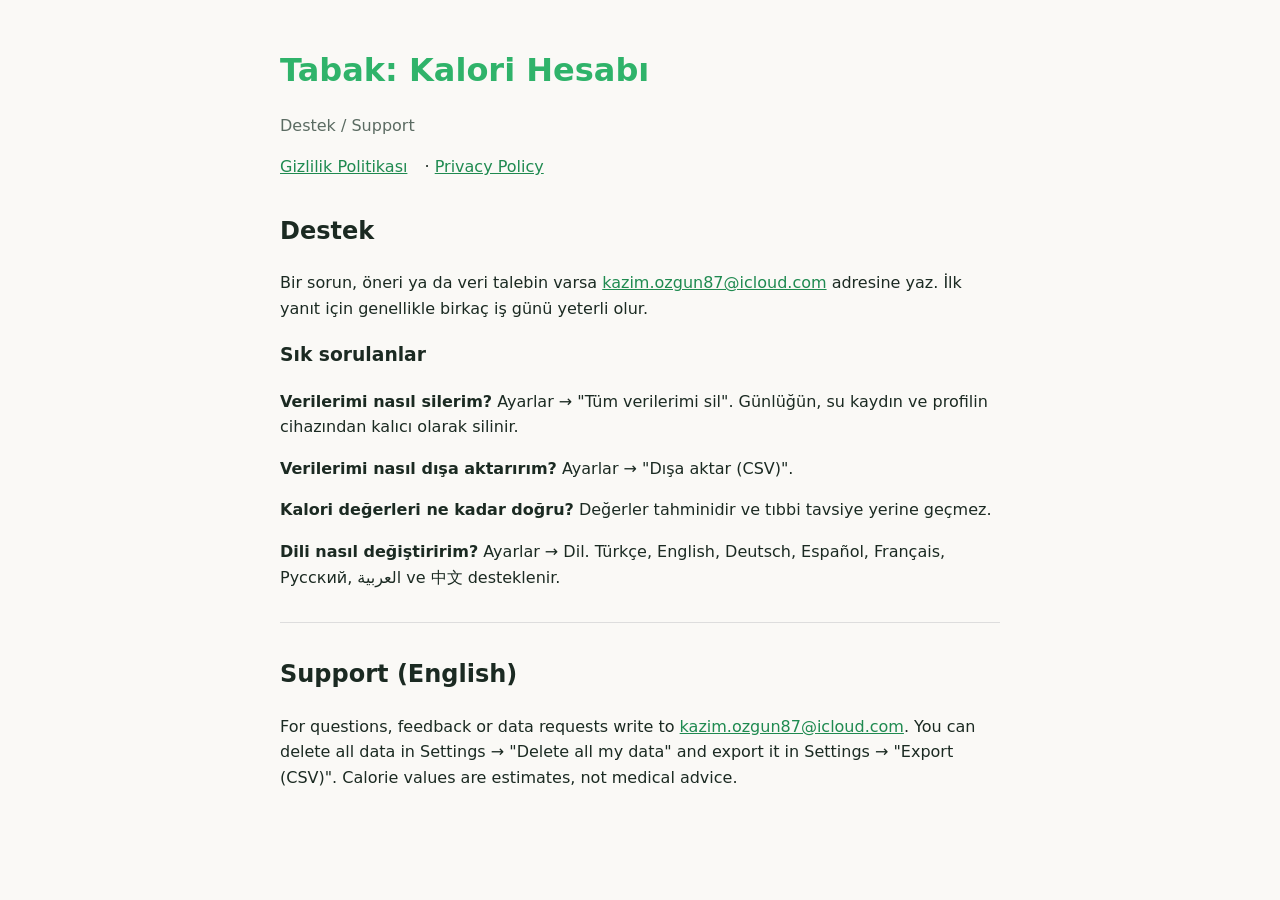
<file: index.html>
<!doctype html><html lang="tr"><head><meta charset="utf-8"><meta name="viewport" content="width=device-width,initial-scale=1"><title>Tabak: Kalori Hesabı – Destek</title><link rel="stylesheet" href="style.css"></head><body>
<h1>Tabak: Kalori Hesabı</h1><p class="muted">Destek / Support</p>
<nav><a href="privacy.html">Gizlilik Politikası</a> · <a href="privacy.html#en">Privacy Policy</a></nav>
<h2>Destek</h2>
<p>Bir sorun, öneri ya da veri talebin varsa <a href="mailto:kazim.ozgun87@icloud.com">kazim.ozgun87@icloud.com</a> adresine yaz. İlk yanıt için genellikle birkaç iş günü yeterli olur.</p>
<h3>Sık sorulanlar</h3>
<p><b>Verilerimi nasıl silerim?</b> Ayarlar → "Tüm verilerimi sil". Günlüğün, su kaydın ve profilin cihazından kalıcı olarak silinir.</p>
<p><b>Verilerimi nasıl dışa aktarırım?</b> Ayarlar → "Dışa aktar (CSV)".</p>
<p><b>Kalori değerleri ne kadar doğru?</b> Değerler tahminidir ve tıbbi tavsiye yerine geçmez.</p>
<p><b>Dili nasıl değiştiririm?</b> Ayarlar → Dil. Türkçe, English, Deutsch, Español, Français, Русский, العربية ve 中文 desteklenir.</p>
<hr><h2>Support (English)</h2>
<p>For questions, feedback or data requests write to <a href="mailto:kazim.ozgun87@icloud.com">kazim.ozgun87@icloud.com</a>. You can delete all data in Settings → "Delete all my data" and export it in Settings → "Export (CSV)". Calorie values are estimates, not medical advice.</p>
</body></html>
</file>
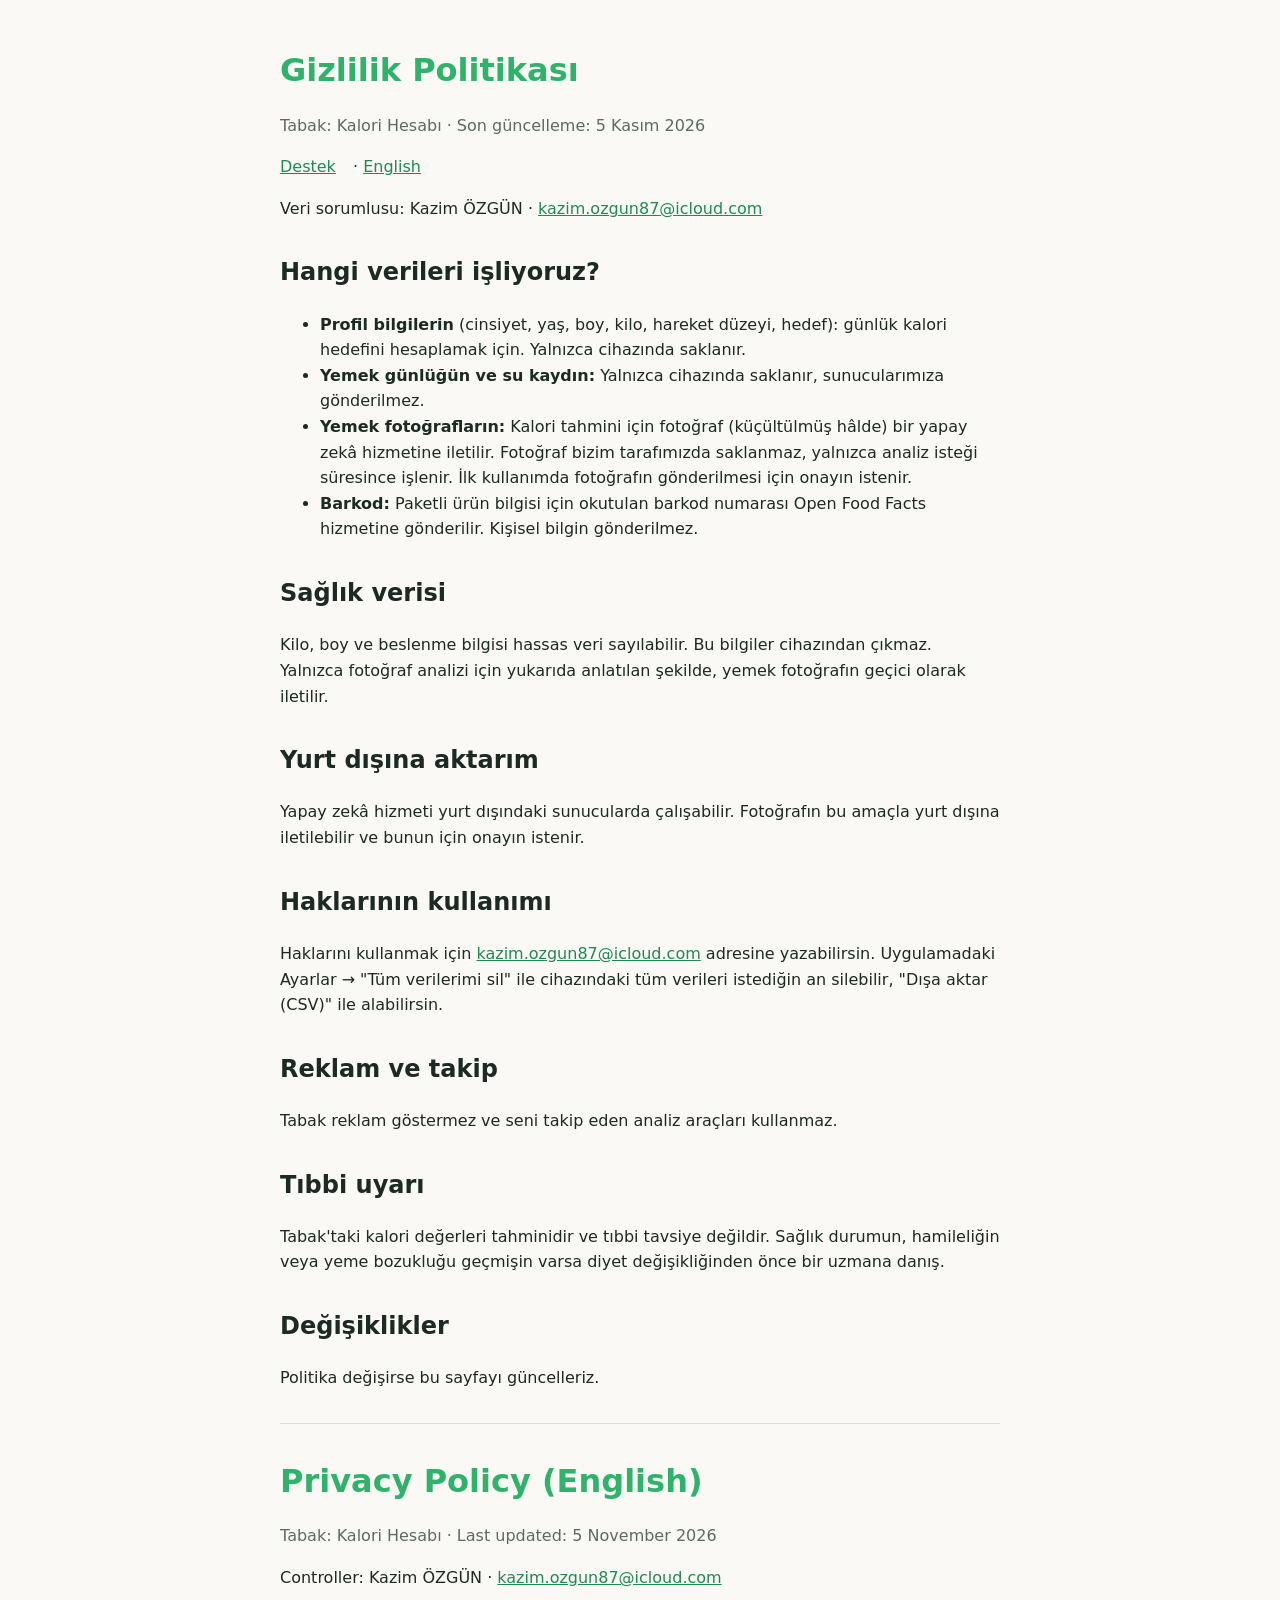
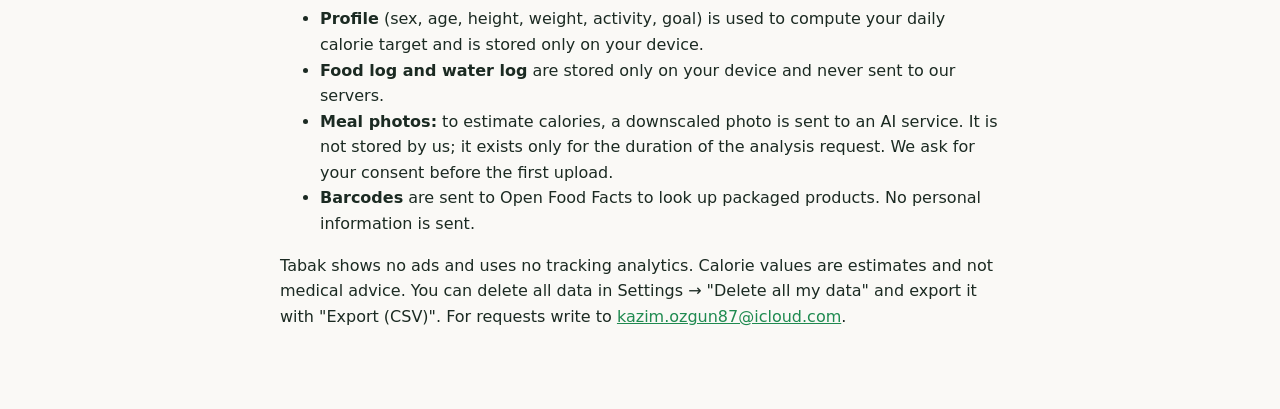
<file: privacy.html>
<!doctype html><html lang="tr"><head><meta charset="utf-8"><meta name="viewport" content="width=device-width,initial-scale=1"><title>Tabak: Kalori Hesabı – Gizlilik Politikası</title><link rel="stylesheet" href="style.css"></head><body>
<h1>Gizlilik Politikası</h1><p class="muted">Tabak: Kalori Hesabı · Son güncelleme: 5 Kasım 2026</p>
<nav><a href="index.html">Destek</a> · <a href="#en">English</a></nav>
<p>Veri sorumlusu: Kazim ÖZGÜN · <a href="mailto:kazim.ozgun87@icloud.com">kazim.ozgun87@icloud.com</a></p>
<h2>Hangi verileri işliyoruz?</h2>
<ul>
<li><b>Profil bilgilerin</b> (cinsiyet, yaş, boy, kilo, hareket düzeyi, hedef): günlük kalori hedefini hesaplamak için. Yalnızca cihazında saklanır.</li>
<li><b>Yemek günlüğün ve su kaydın:</b> Yalnızca cihazında saklanır, sunucularımıza gönderilmez.</li>
<li><b>Yemek fotoğrafların:</b> Kalori tahmini için fotoğraf (küçültülmüş hâlde) bir yapay zekâ hizmetine iletilir. Fotoğraf bizim tarafımızda saklanmaz, yalnızca analiz isteği süresince işlenir. İlk kullanımda fotoğrafın gönderilmesi için onayın istenir.</li>
<li><b>Barkod:</b> Paketli ürün bilgisi için okutulan barkod numarası Open Food Facts hizmetine gönderilir. Kişisel bilgin gönderilmez.</li>
</ul>
<h2>Sağlık verisi</h2>
<p>Kilo, boy ve beslenme bilgisi hassas veri sayılabilir. Bu bilgiler cihazından çıkmaz. Yalnızca fotoğraf analizi için yukarıda anlatılan şekilde, yemek fotoğrafın geçici olarak iletilir.</p>
<h2>Yurt dışına aktarım</h2>
<p>Yapay zekâ hizmeti yurt dışındaki sunucularda çalışabilir. Fotoğrafın bu amaçla yurt dışına iletilebilir ve bunun için onayın istenir.</p>
<h2>Haklarının kullanımı</h2>
<p>Haklarını kullanmak için <a href="mailto:kazim.ozgun87@icloud.com">kazim.ozgun87@icloud.com</a> adresine yazabilirsin. Uygulamadaki Ayarlar → "Tüm verilerimi sil" ile cihazındaki tüm verileri istediğin an silebilir, "Dışa aktar (CSV)" ile alabilirsin.</p>
<h2>Reklam ve takip</h2>
<p>Tabak reklam göstermez ve seni takip eden analiz araçları kullanmaz.</p>
<h2>Tıbbi uyarı</h2>
<p>Tabak'taki kalori değerleri tahminidir ve tıbbi tavsiye değildir. Sağlık durumun, hamileliğin veya yeme bozukluğu geçmişin varsa diyet değişikliğinden önce bir uzmana danış.</p>
<h2>Değişiklikler</h2>
<p>Politika değişirse bu sayfayı güncelleriz.</p>
<hr id="en"><h1>Privacy Policy (English)</h1><p class="muted">Tabak: Kalori Hesabı · Last updated: 5 November 2026</p>
<p>Controller: Kazim ÖZGÜN · <a href="mailto:kazim.ozgun87@icloud.com">kazim.ozgun87@icloud.com</a></p>
<ul>
<li><b>Profile</b> (sex, age, height, weight, activity, goal) is used to compute your daily calorie target and is stored only on your device.</li>
<li><b>Food log and water log</b> are stored only on your device and never sent to our servers.</li>
<li><b>Meal photos:</b> to estimate calories, a downscaled photo is sent to an AI service. It is not stored by us; it exists only for the duration of the analysis request. We ask for your consent before the first upload.</li>
<li><b>Barcodes</b> are sent to Open Food Facts to look up packaged products. No personal information is sent.</li>
</ul>
<p>Tabak shows no ads and uses no tracking analytics. Calorie values are estimates and not medical advice. You can delete all data in Settings → "Delete all my data" and export it with "Export (CSV)". For requests write to <a href="mailto:kazim.ozgun87@icloud.com">kazim.ozgun87@icloud.com</a>.</p>
</body></html>
</file>
<file: style.css>
body{font-family:-apple-system,system-ui,Segoe UI,Roboto,sans-serif;max-width:720px;margin:0 auto;padding:24px 16px 64px;line-height:1.6;color:#1b2a22;background:#faf9f6}
h1{color:#2fb36a;margin-bottom:4px}h2{margin-top:32px}a{color:#1f8a50}small,.muted{color:#5b6b62}
nav a{margin-right:12px}hr{border:0;border-top:1px solid #ddd;margin:32px 0}
</file>
